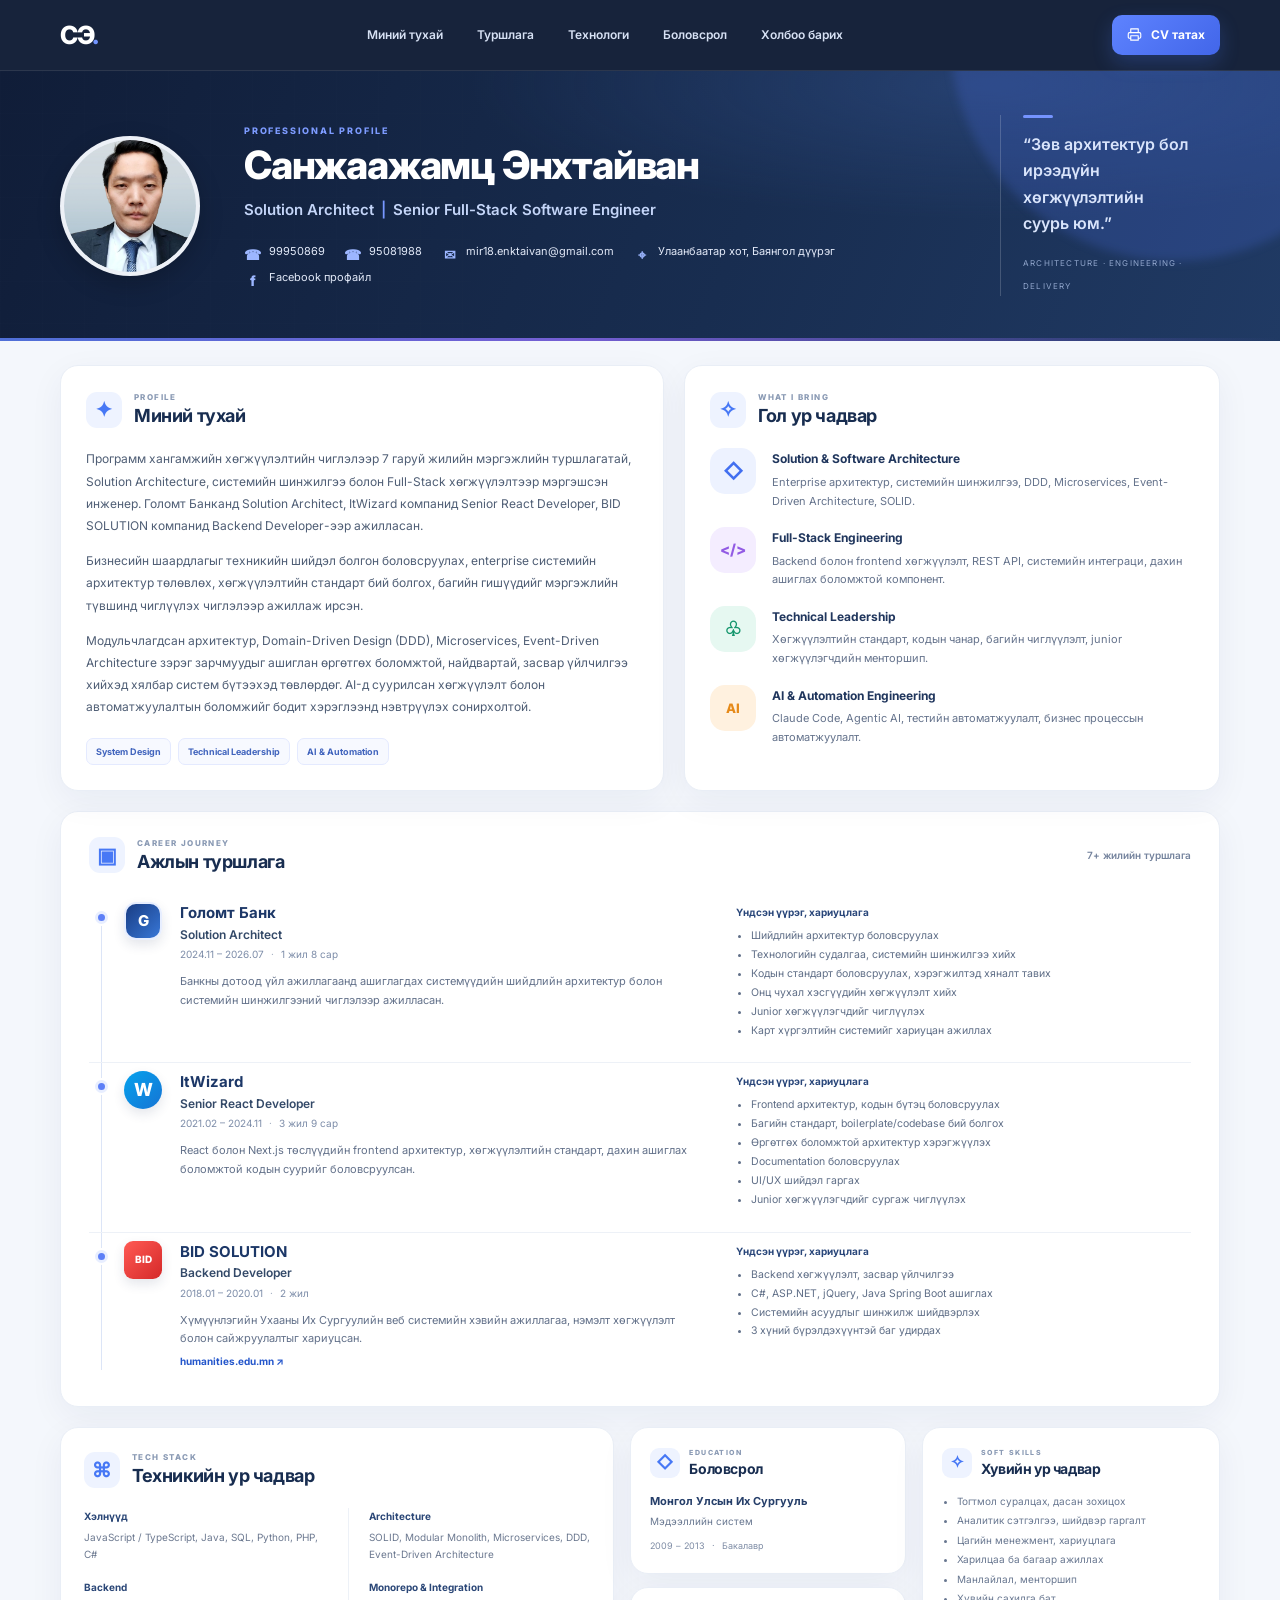
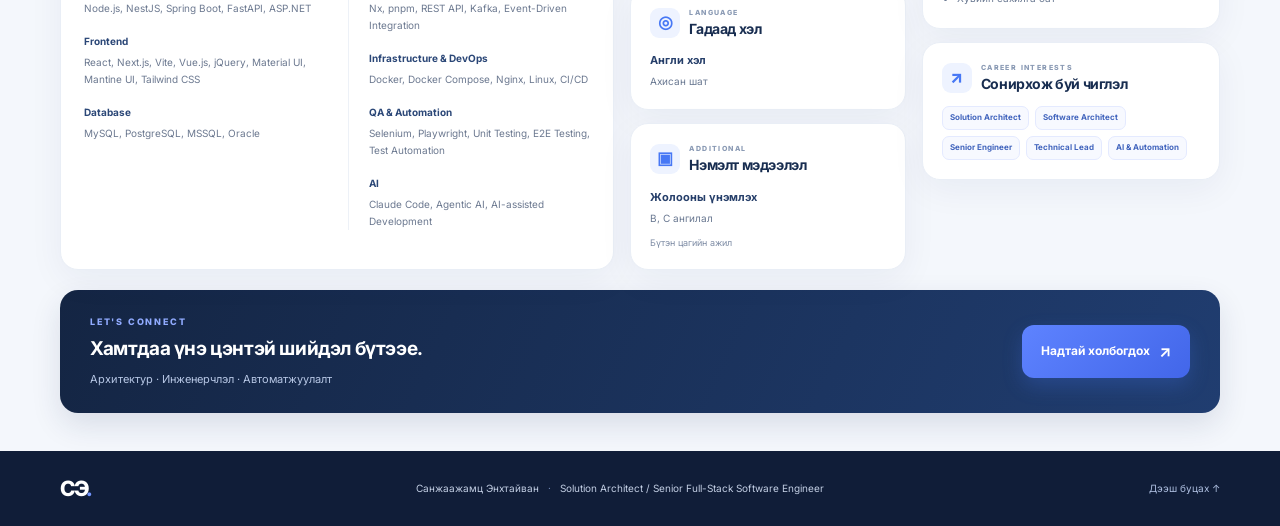
<file: index.html>
<!doctype html>
<html lang="mn">
  <head>
    <meta charset="UTF-8" />
    <meta name="viewport" content="width=device-width, initial-scale=1.0" />
    <meta
      name="description"
      content="Санжаажамц Энхтайван — Solution Architect, Senior Full-Stack Software Engineer"
    />
    <title>Санжаажамц Энхтайван | Professional CV</title>
    <link rel="preconnect" href="https://fonts.googleapis.com" />
    <link rel="preconnect" href="https://fonts.gstatic.com" crossorigin />
    <link
      href="https://fonts.googleapis.com/css2?family=Inter:wght@400;500;600;700;800&family=Manrope:wght@400;500;600;700;800&display=swap"
      rel="stylesheet"
    />
    <link rel="stylesheet" href="styles.css" />
  </head>
  <body>
    <header class="site-header">
      <nav class="nav container" aria-label="Үндсэн цэс">
        <a class="brand" href="#home">СЭ<span>.</span></a>
        <div class="nav-links">
          <a href="#about">Миний тухай</a>
          <a href="#experience">Туршлага</a>
          <a href="#skills">Технологи</a>
          <a href="#education">Боловсрол</a>
          <a href="#contact">Холбоо барих</a>
        </div>
        <button
          class="button button-small"
          onclick="window.print()"
          aria-label="CV хэвлэх эсвэл PDF болгон хадгалах"
        >
          <svg viewBox="0 0 24 24" aria-hidden="true">
            <path
              d="M6 9V3h12v6M6 18H4a2 2 0 0 1-2-2v-5a2 2 0 0 1 2-2h16a2 2 0 0 1 2 2v5a2 2 0 0 1-2 2h-2M6 14h12v7H6z"
            />
          </svg>
          CV татах
        </button>
      </nav>
    </header>

    <main>
      <section class="hero" id="home">
        <div class="hero-glow"></div>
        <div class="container hero-content">
          <div class="avatar" aria-label="Санжаажамц Энхтайваны нэрийн товчлол">
            <div class="avatar-inner">
              <img
                src="pro.png"
                alt="Санжаажамц Энхтайван"
                width="200"
                height="200"
              />
            </div>
          </div>
          <div class="hero-copy">
            <p class="eyebrow">PROFESSIONAL PROFILE</p>
            <h1>Санжаажамц Энхтайван</h1>
            <p class="hero-role">
              Solution Architect <span>|</span> Senior Full-Stack Software
              Engineer
            </p>
            <div class="contact-grid" id="contact">
              <a href="tel:+97699950869"
                ><span class="contact-icon">☎</span> 99950869</a
              >
              <a href="tel:+97695081988"
                ><span class="contact-icon">☎</span> 95081988</a
              >
              <a href="mailto:mir18.enktaivan@gmail.com"
                ><span class="contact-icon">✉</span>
                mir18.enktaivan@gmail.com</a
              >
              <span
                ><span class="contact-icon">⌖</span> Улаанбаатар хот, Баянгол
                дүүрэг</span
              >
              <a
                href="https://www.facebook.com/profile.php?id=61583649934930"
                target="_blank"
                rel="noopener noreferrer"
                ><span class="contact-icon">f</span> Facebook профайл</a
              >
            </div>
          </div>
          <div class="hero-aside">
            <div class="aside-line"></div>
            <p>
              “Зөв архитектур бол<br />ирээдүйн хөгжүүлэлтийн<br />суурь юм.”
            </p>
            <span>ARCHITECTURE · ENGINEERING · DELIVERY</span>
          </div>
        </div>
        <div class="hero-bottom-line"></div>
      </section>

      <div class="container page-content">
        <section class="top-grid">
          <article class="card about-card" id="about">
            <div class="section-heading">
              <span class="heading-icon">✦</span>
              <div>
                <p class="eyebrow">PROFILE</p>
                <h2>Миний тухай</h2>
              </div>
            </div>
            <p>
              Программ хангамжийн хөгжүүлэлтийн чиглэлээр 7 гаруй жилийн
              мэргэжлийн туршлагатай, Solution Architecture, системийн шинжилгээ
              болон Full-Stack хөгжүүлэлтээр мэргэшсэн инженер. Голомт Банканд
              Solution Architect, ItWizard компанид Senior React Developer, BID
              SOLUTION компанид Backend Developer-ээр ажилласан.
            </p>
            <p>
              Бизнесийн шаардлагыг техникийн шийдэл болгон боловсруулах,
              enterprise системийн архитектур төлөвлөх, хөгжүүлэлтийн стандарт
              бий болгох, багийн гишүүдийг мэргэжлийн түвшинд чиглүүлэх
              чиглэлээр ажиллаж ирсэн.
            </p>
            <p>
              Модульчлагдсан архитектур, Domain-Driven Design (DDD),
              Microservices, Event-Driven Architecture зэрэг зарчмуудыг ашиглан
              өргөтгөх боломжтой, найдвартай, засвар үйлчилгээ хийхэд хялбар
              систем бүтээхэд төвлөрдөг. AI-д суурилсан хөгжүүлэлт болон
              автоматжуулалтын боломжийг бодит хэрэглээнд нэвтрүүлэх
              сонирхолтой.
            </p>
            <div class="profile-tags">
              <span>System Design</span><span>Technical Leadership</span
              ><span>AI & Automation</span>
            </div>
          </article>

          <article class="card strengths-card">
            <div class="section-heading">
              <span class="heading-icon">✧</span>
              <div>
                <p class="eyebrow">WHAT I BRING</p>
                <h2>Гол ур чадвар</h2>
              </div>
            </div>
            <div class="strength-item">
              <div class="strength-icon blue">◇</div>
              <div>
                <h3>Solution & Software Architecture</h3>
                <p>
                  Enterprise архитектур, системийн шинжилгээ, DDD,
                  Microservices, Event-Driven Architecture, SOLID.
                </p>
              </div>
            </div>
            <div class="strength-item">
              <div class="strength-icon violet">&lt;/&gt;</div>
              <div>
                <h3>Full-Stack Engineering</h3>
                <p>
                  Backend болон frontend хөгжүүлэлт, REST API, системийн
                  интеграци, дахин ашиглах боломжтой компонент.
                </p>
              </div>
            </div>
            <div class="strength-item">
              <div class="strength-icon green">♧</div>
              <div>
                <h3>Technical Leadership</h3>
                <p>
                  Хөгжүүлэлтийн стандарт, кодын чанар, багийн чиглүүлэлт, junior
                  хөгжүүлэгчдийн менторшип.
                </p>
              </div>
            </div>
            <div class="strength-item">
              <div class="strength-icon orange">AI</div>
              <div>
                <h3>AI & Automation Engineering</h3>
                <p>
                  Claude Code, Agentic AI, тестийн автоматжуулалт, бизнес
                  процессын автоматжуулалт.
                </p>
              </div>
            </div>
          </article>
        </section>

        <section class="card experience-card" id="experience">
          <div class="section-heading section-heading-row">
            <div class="heading-left">
              <span class="heading-icon">▣</span>
              <div>
                <p class="eyebrow">CAREER JOURNEY</p>
                <h2>Ажлын туршлага</h2>
              </div>
            </div>
            <span class="experience-total">7+ жилийн туршлага</span>
          </div>
          <div class="timeline">
            <article class="job">
              <div class="timeline-marker"></div>
              <div class="job-main">
                <div class="company-mark golomt">G</div>
                <div>
                  <h3>Голомт Банк</h3>
                  <p class="job-title">Solution Architect</p>
                  <p class="job-date">
                    2024.11 – 2026.07 <span>·</span> 1 жил 8 сар
                  </p>
                  <p class="job-summary">
                    Банкны дотоод үйл ажиллагаанд ашиглагдах системүүдийн
                    шийдлийн архитектур болон системийн шинжилгээний чиглэлээр
                    ажилласан.
                  </p>
                </div>
              </div>
              <div class="job-details">
                <h4>Үндсэн үүрэг, хариуцлага</h4>
                <ul>
                  <li>Шийдлийн архитектур боловсруулах</li>
                  <li>Технологийн судалгаа, системийн шинжилгээ хийх</li>
                  <li>Кодын стандарт боловсруулах, хэрэгжилтэд хяналт тавих</li>
                  <li>Онц чухал хэсгүүдийн хөгжүүлэлт хийх</li>
                  <li>Junior хөгжүүлэгчдийг чиглүүлэх</li>
                  <li>Карт хүргэлтийн системийг хариуцан ажиллах</li>
                </ul>
              </div>
            </article>
            <article class="job">
              <div class="timeline-marker"></div>
              <div class="job-main">
                <div class="company-mark itwizard">W</div>
                <div>
                  <h3>ItWizard</h3>
                  <p class="job-title">Senior React Developer</p>
                  <p class="job-date">
                    2021.02 – 2024.11 <span>·</span> 3 жил 9 сар
                  </p>
                  <p class="job-summary">
                    React болон Next.js төслүүдийн frontend архитектур,
                    хөгжүүлэлтийн стандарт, дахин ашиглах боломжтой кодын
                    суурийг боловсруулсан.
                  </p>
                </div>
              </div>
              <div class="job-details">
                <h4>Үндсэн үүрэг, хариуцлага</h4>
                <ul>
                  <li>Frontend архитектур, кодын бүтэц боловсруулах</li>
                  <li>Багийн стандарт, boilerplate/codebase бий болгох</li>
                  <li>Өргөтгөх боломжтой архитектур хэрэгжүүлэх</li>
                  <li>Documentation боловсруулах</li>
                  <li>UI/UX шийдэл гаргах</li>
                  <li>Junior хөгжүүлэгчдийг сургаж чиглүүлэх</li>
                </ul>
              </div>
            </article>
            <article class="job">
              <div class="timeline-marker"></div>
              <div class="job-main">
                <div class="company-mark bid">BID</div>
                <div>
                  <h3>BID SOLUTION</h3>
                  <p class="job-title">Backend Developer</p>
                  <p class="job-date">2018.01 – 2020.01 <span>·</span> 2 жил</p>
                  <p class="job-summary">
                    Хүмүүнлэгийн Ухааны Их Сургуулийн веб системийн хэвийн
                    ажиллагаа, нэмэлт хөгжүүлэлт болон сайжруулалтыг хариуцсан.
                  </p>
                  <a
                    class="inline-link"
                    href="https://www.humanities.edu.mn/"
                    target="_blank"
                    rel="noopener noreferrer"
                    >humanities.edu.mn ↗</a
                  >
                </div>
              </div>
              <div class="job-details">
                <h4>Үндсэн үүрэг, хариуцлага</h4>
                <ul>
                  <li>Backend хөгжүүлэлт, засвар үйлчилгээ</li>
                  <li>C#, ASP.NET, jQuery, Java Spring Boot ашиглах</li>
                  <li>Системийн асуудлыг шинжилж шийдвэрлэх</li>
                  <li>3 хүний бүрэлдэхүүнтэй баг удирдах</li>
                </ul>
              </div>
            </article>
          </div>
        </section>

        <section class="bottom-grid">
          <article class="card skills-card" id="skills">
            <div class="section-heading">
              <span class="heading-icon">⌘</span>
              <div>
                <p class="eyebrow">TECH STACK</p>
                <h2>Техникийн ур чадвар</h2>
              </div>
            </div>
            <div class="skill-columns">
              <div class="skill-column">
                <div class="skill-group">
                  <h3>Хэлнүүд</h3>
                  <p>JavaScript / TypeScript, Java, SQL, Python, PHP, C#</p>
                </div>
                <div class="skill-group">
                  <h3>Backend</h3>
                  <p>Node.js, NestJS, Spring Boot, FastAPI, ASP.NET</p>
                </div>
                <div class="skill-group">
                  <h3>Frontend</h3>
                  <p>
                    React, Next.js, Vite, Vue.js, jQuery, Material UI, Mantine
                    UI, Tailwind CSS
                  </p>
                </div>
                <div class="skill-group">
                  <h3>Database</h3>
                  <p>MySQL, PostgreSQL, MSSQL, Oracle</p>
                </div>
              </div>
              <div class="skill-column">
                <div class="skill-group">
                  <h3>Architecture</h3>
                  <p>
                    SOLID, Modular Monolith, Microservices, DDD, Event-Driven
                    Architecture
                  </p>
                </div>
                <div class="skill-group">
                  <h3>Monorepo & Integration</h3>
                  <p>Nx, pnpm, REST API, Kafka, Event-Driven Integration</p>
                </div>
                <div class="skill-group">
                  <h3>Infrastructure & DevOps</h3>
                  <p>Docker, Docker Compose, Nginx, Linux, CI/CD</p>
                </div>
                <div class="skill-group">
                  <h3>QA & Automation</h3>
                  <p>
                    Selenium, Playwright, Unit Testing, E2E Testing, Test
                    Automation
                  </p>
                </div>
                <div class="skill-group">
                  <h3>AI</h3>
                  <p>Claude Code, Agentic AI, AI-assisted Development</p>
                </div>
              </div>
            </div>
          </article>

          <div class="middle-stack">
            <article class="card compact-card" id="education">
              <div class="section-heading">
                <span class="heading-icon">◇</span>
                <div>
                  <p class="eyebrow">EDUCATION</p>
                  <h2>Боловсрол</h2>
                </div>
              </div>
              <h3>Монгол Улсын Их Сургууль</h3>
              <p>Мэдээллийн систем</p>
              <div class="muted-line">2009 – 2013 <span>·</span> Бакалавр</div>
            </article>
            <article class="card compact-card">
              <div class="section-heading">
                <span class="heading-icon">◎</span>
                <div>
                  <p class="eyebrow">LANGUAGE</p>
                  <h2>Гадаад хэл</h2>
                </div>
              </div>
              <h3>Англи хэл</h3>
              <p>Ахисан шат</p>
            </article>
            <article class="card compact-card">
              <div class="section-heading">
                <span class="heading-icon">▣</span>
                <div>
                  <p class="eyebrow">ADDITIONAL</p>
                  <h2>Нэмэлт мэдээлэл</h2>
                </div>
              </div>
              <h3>Жолооны үнэмлэх</h3>
              <p>B, C ангилал</p>
              <div class="muted-line">Бүтэн цагийн ажил</div>
            </article>
          </div>

          <div class="right-stack">
            <article class="card compact-card">
              <div class="section-heading">
                <span class="heading-icon">✧</span>
                <div>
                  <p class="eyebrow">SOFT SKILLS</p>
                  <h2>Хувийн ур чадвар</h2>
                </div>
              </div>
              <ul class="clean-list">
                <li>Тогтмол суралцах, дасан зохицох</li>
                <li>Аналитик сэтгэлгээ, шийдвэр гаргалт</li>
                <li>Цагийн менежмент, хариуцлага</li>
                <li>Харилцаа ба багаар ажиллах</li>
                <li>Манлайлал, менторшип</li>
                <li>Хувийн сахилга бат</li>
              </ul>
            </article>
            <article class="card compact-card career-card">
              <div class="section-heading">
                <span class="heading-icon">↗</span>
                <div>
                  <p class="eyebrow">CAREER INTERESTS</p>
                  <h2>Сонирхож буй чиглэл</h2>
                </div>
              </div>
              <div class="career-tags">
                <span>Solution Architect</span><span>Software Architect</span
                ><span>Senior Engineer</span><span>Technical Lead</span
                ><span>AI & Automation</span>
              </div>
            </article>
          </div>
        </section>

        <section class="contact-banner">
          <div>
            <p class="eyebrow">LET'S CONNECT</p>
            <h2>Хамтдаа үнэ цэнтэй шийдэл бүтээе.</h2>
            <p>Архитектур · Инженерчлэл · Автоматжуулалт</p>
          </div>
          <a class="button" href="mailto:mir18.enktaivan@gmail.com"
            >Надтай холбогдох <span>↗</span></a
          >
        </section>
      </div>
    </main>

    <footer class="footer">
      <div class="container footer-inner">
        <a class="brand footer-brand" href="#home">СЭ<span>.</span></a>
        <p>
          Санжаажамц Энхтайван <span>·</span> Solution Architect / Senior
          Full-Stack Software Engineer
        </p>
        <a href="#home">Дээш буцах ↑</a>
      </div>
    </footer>
  </body>
</html>
</file>
<file: styles.css>
/* Санжаажамц Энхтайван — CV Website */
:root {
  --navy: #101d38;
  --navy-2: #172b50;
  --blue: #4778f5;
  --blue-dark: #2456cb;
  --ink: #17243c;
  --muted: #65738c;
  --line: #e6ebf4;
  --surface: #ffffff;
  --bg: #f4f7fc;
  --radius: 18px;
  --shadow: 0 10px 35px rgba(21, 43, 83, .055);
}
* { box-sizing: border-box; }
html { scroll-behavior: smooth; scroll-padding-top: 86px; }
body { margin: 0; color: var(--ink); background: var(--bg); font-family: Inter, Manrope, "Segoe UI", sans-serif; font-size: 14px; line-height: 1.7; -webkit-font-smoothing: antialiased; }
a { color: inherit; text-decoration: none; }
button { font: inherit; }
.container { width: min(1160px, calc(100% - 48px)); margin-inline: auto; }
.site-header { position: sticky; z-index: 20; top: 0; color: #fff; background: rgba(14, 27, 51, .96); border-bottom: 1px solid rgba(255,255,255,.09); backdrop-filter: blur(14px); }
.nav { min-height: 70px; display: flex; align-items: center; justify-content: space-between; gap: 28px; }
.brand { font-weight: 800; font-size: 25px; letter-spacing: -1.4px; color: white; }
.brand span { color: #7395ff; }
.nav-links { display: flex; align-items: center; gap: clamp(16px, 3vw, 34px); }
.nav-links a { color: #d7e1f4; font-size: 12px; font-weight: 600; transition: color .2s ease; }
.nav-links a:hover { color: #fff; }
.button { display: inline-flex; align-items: center; justify-content: center; gap: 9px; border: 0; border-radius: 12px; padding: 13px 19px; background: linear-gradient(135deg, #5e83ff, #4266e9); color: #fff; font-weight: 700; font-size: 12px; box-shadow: 0 8px 20px rgba(71,120,245,.24); cursor: pointer; transition: transform .2s ease, box-shadow .2s ease; }
.button:hover { transform: translateY(-2px); box-shadow: 0 12px 24px rgba(71,120,245,.3); }
.button-small { padding: 10px 15px; border-radius: 10px; white-space: nowrap; }
.button svg { width: 15px; height: 15px; fill: none; stroke: currentColor; stroke-width: 1.8; stroke-linecap: round; stroke-linejoin: round; }
.hero { position: relative; overflow: hidden; color: white; background: radial-gradient(ellipse at 77% 5%, rgba(64,100,173,.3), transparent 37%), linear-gradient(112deg, #101d38 0%, #182d50 58%, #203a64 100%); }
.hero::after { content: ""; position: absolute; inset: 0; opacity: .13; pointer-events: none; background-image: linear-gradient(rgba(255,255,255,.06) 1px, transparent 1px), linear-gradient(90deg, rgba(255,255,255,.06) 1px, transparent 1px); background-size: 42px 42px; mask-image: linear-gradient(90deg, #000, transparent 85%); }
.hero-glow { position: absolute; width: 450px; height: 450px; right: -120px; top: -260px; border-radius: 50%; background: rgba(87,122,255,.19); filter: blur(5px); }
.hero-content { position: relative; z-index: 1; display: grid; grid-template-columns: 150px minmax(0, 1fr) 220px; align-items: center; gap: 34px; padding-block: 44px 42px; }
.avatar {
  width: 140px;
  height: 140px;
  flex-shrink: 0;
  border-radius: 50%;
  overflow: hidden;
  padding: 0;
  border: 4px solid rgba(255, 255, 255, 0.2);
  background: #e8edf5;
  box-shadow: 0 8px 24px rgba(0, 0, 0, 0.2);
}

.avatar-inner {
  width: 100%;
  height: 100%;
  overflow: hidden;
  border-radius: inherit;
}

.avatar-inner img {
  display: block;
  width: 100%;
  height: 100%;
  object-fit: cover;
  object-position: center;
}
.eyebrow { margin: 0 0 5px; color: #7d9bff; font-size: 9px; font-weight: 800; letter-spacing: 1.8px; line-height: 1.5; }
.hero h1 { margin: 0; font-size: clamp(28px, 3.2vw, 39px); letter-spacing: -1.2px; line-height: 1.2; font-weight: 800; }
.hero-role { margin: 8px 0 19px; color: #c4d5f8; font-size: 15px; font-weight: 600; }
.hero-role span { color: #7897ff; margin: 0 3px; }
.contact-grid { display: flex; flex-wrap: wrap; gap: 8px 19px; max-width: 700px; }
.contact-grid a, .contact-grid > span { display: inline-flex; align-items: center; gap: 8px; color: #e2e9f8; font-size: 11px; }
.contact-grid a:hover { color: white; text-decoration: underline; text-underline-offset: 3px; }
.contact-icon { display: inline-grid; place-items: center; width: 17px; height: 17px; color: #9cb6ff; font-weight: 800; font-size: 14px; }
.hero-aside { padding-left: 22px; border-left: 1px solid rgba(255,255,255,.18); }
.aside-line { width: 30px; height: 3px; margin-bottom: 13px; border-radius: 5px; background: #7594ff; }
.hero-aside p { margin: 0 0 12px; color: #d9e4fb; font-size: 16px; font-weight: 600; line-height: 1.65; }
.hero-aside span { color: #91a6cc; font-size: 8px; letter-spacing: 1.2px; }
.hero-bottom-line { height: 3px; background: linear-gradient(90deg, #5f84ff, #8c6cf5 45%, transparent); opacity: .8; }
.page-content { padding-block: 24px 38px; }
.top-grid { display: grid; grid-template-columns: 1.06fr .94fr; gap: 20px; align-items: stretch; }
.card { min-width: 0; padding: 25px; background: var(--surface); border: 1px solid #e9eef6; border-radius: var(--radius); box-shadow: var(--shadow); }
.section-heading { display: flex; align-items: center; gap: 12px; margin-bottom: 20px; }
.heading-icon { display: grid; place-items: center; flex: 0 0 36px; width: 36px; height: 36px; border-radius: 11px; color: var(--blue); background: #eef3ff; font-size: 21px; font-weight: 800; line-height: 1; }
.section-heading .eyebrow { margin-bottom: 1px; color: #8a9ab4; font-size: 8px; letter-spacing: 1.4px; }
.section-heading h2 { margin: 0; color: #182d50; font-size: 18px; letter-spacing: -.4px; line-height: 1.35; }
.about-card > p { margin: 0 0 13px; color: #4f5e75; font-size: 12px; line-height: 1.85; }
.profile-tags, .career-tags { display: flex; flex-wrap: wrap; gap: 7px; margin-top: 19px; }
.profile-tags span, .career-tags span { padding: 5px 9px; border: 1px solid #e4eaff; border-radius: 7px; background: #f7f9ff; color: #4164bd; font-size: 9px; font-weight: 700; }
.strengths-card { padding-bottom: 20px; }
.strength-item { display: grid; grid-template-columns: 48px 1fr; gap: 14px; align-items: start; margin-bottom: 17px; }
.strength-item:last-child { margin-bottom: 0; }
.strength-icon { display: grid; place-items: center; width: 46px; height: 46px; border-radius: 15px; font-size: 20px; font-weight: 800; }
.strength-icon.blue { background: #edf2ff; color: #426ff0; }
.strength-icon.violet { background: #f4edff; color: #925be4; font-size: 15px; }
.strength-icon.green { background: #e6f8f1; color: #15966d; }
.strength-icon.orange { background: #fff1df; color: #e68a19; font-size: 13px; }
.strength-item h3 { margin: 1px 0 3px; color: #20365d; font-size: 12px; }
.strength-item p { margin: 0; color: var(--muted); font-size: 11px; line-height: 1.7; }
.experience-card { margin-top: 20px; padding: 25px 28px 12px; }
.section-heading-row { justify-content: space-between; }
.heading-left { display: flex; align-items: center; gap: 12px; }
.experience-total { color: #74839d; font-size: 10px; font-weight: 600; }
.timeline { position: relative; }
.timeline::before { content: ""; position: absolute; left: 12px; top: 15px; bottom: 24px; width: 1px; background: #dce5f7; }
.job { position: relative; display: grid; grid-template-columns: 1fr .78fr; gap: 28px; padding: 8px 0 22px 35px; border-bottom: 1px solid #edf1f7; }
.job:last-child { border-bottom: 0; }
.timeline-marker { position: absolute; left: 6px; top: 17px; width: 13px; height: 13px; border: 3px solid #e8eeff; border-radius: 50%; background: #5e80f7; box-shadow: 0 0 0 2px white; }
.job-main { display: grid; grid-template-columns: 42px minmax(0,1fr); gap: 14px; align-items: start; }
.company-mark { display: grid; place-items: center; width: 38px; height: 38px; border-radius: 12px; color: white; font-weight: 800; font-size: 15px; box-shadow: 0 5px 12px rgba(30,50,90,.12); }
.company-mark.golomt { background: linear-gradient(135deg, #193d84, #3877d7); border: 2px solid #e7eeff; }
.company-mark.itwizard { background: linear-gradient(135deg, #05a2ed, #1674d4); border-radius: 50%; font-size: 18px; }
.company-mark.bid { background: linear-gradient(135deg, #ff5a54, #d52929); border-radius: 9px; font-size: 10px; }
.job h3 { margin: 0; color: #1c3767; font-size: 15px; line-height: 1.5; }
.job-title { margin: 0; color: #334968; font-size: 12px; font-weight: 600; }
.job-date { margin: 1px 0 9px; color: #7c8ca8; font-size: 10px; }
.job-date span { padding-inline: 4px; color: #a6b1c3; }
.job-summary { margin: 0; color: #63718a; font-size: 11px; line-height: 1.7; }
.inline-link { display: inline-block; margin-top: 5px; color: var(--blue-dark); font-size: 10px; font-weight: 700; }
.job-details h4 { margin: 2px 0 6px; color: #2a477a; font-size: 10px; }
.job-details ul { margin: 0; padding-left: 15px; color: #5f6e87; font-size: 10.5px; line-height: 1.8; }
.bottom-grid { display: grid; grid-template-columns: 1.45fr .72fr .78fr; gap: 16px; margin-top: 20px; align-items: stretch; }
.skills-card { padding: 23px; }
.skill-columns { display: grid; grid-template-columns: 1fr 1fr; gap: 22px; }
.skill-column + .skill-column { padding-left: 20px; border-left: 1px solid #edf1f7; }
.skill-group { margin-bottom: 16px; }
.skill-group:last-child { margin-bottom: 0; }
.skill-group h3 { margin: 0 0 4px; color: #2b4777; font-size: 10px; }
.skill-group p { margin: 0; color: #6c7990; font-size: 10px; line-height: 1.7; }
.middle-stack, .right-stack { display: flex; flex-direction: column; gap: 13px; }
.compact-card { padding: 19px; }
.compact-card .section-heading { gap: 9px; margin-bottom: 13px; }
.compact-card .heading-icon { width: 30px; height: 30px; flex-basis: 30px; border-radius: 9px; font-size: 17px; }
.compact-card .section-heading h2 { font-size: 14px; }
.compact-card .section-heading .eyebrow { font-size: 7px; }
.compact-card h3 { margin: 0 0 3px; color: #263f6a; font-size: 11px; }
.compact-card p { margin: 0; color: #697891; font-size: 10px; line-height: 1.7; }
.muted-line { margin-top: 8px; color: #7e8ca5; font-size: 9px; }
.muted-line span { padding-inline: 4px; }
.clean-list { margin: 0; padding-left: 15px; color: #687790; font-size: 10px; line-height: 1.95; }
.career-tags { margin-top: 10px; gap: 6px; }
.career-tags span { padding: 4px 7px; font-size: 8px; }
.contact-banner { display: flex; align-items: center; justify-content: space-between; gap: 20px; margin-top: 20px; padding: 25px 30px; border-radius: var(--radius); color: white; background: linear-gradient(115deg, #142543, #203d70); box-shadow: 0 12px 30px rgba(21,43,83,.12); }
.contact-banner .eyebrow { color: #91abff; }
.contact-banner h2 { margin: 0; font-size: 19px; letter-spacing: -.4px; }
.contact-banner p:last-child { margin: 4px 0 0; color: #b7c7e5; font-size: 11px; }
.contact-banner .button { flex-shrink: 0; }
.contact-banner .button span { font-size: 16px; }
.footer { color: #c3cfe4; background: #101d38; }
.footer-inner { display: flex; align-items: center; justify-content: space-between; gap: 20px; min-height: 75px; }
.footer-brand { font-size: 21px; }
.footer p { margin: 0; font-size: 10px; }
.footer p span { padding-inline: 6px; color: #7189b6; }
.footer-inner > a:last-child { color: #aebfe0; font-size: 10px; }
@media (max-width: 900px) {
  .nav-links { gap: 14px; }
  .nav-links a { font-size: 11px; }
  .hero-content { grid-template-columns: 120px 1fr; gap: 25px; }
  .avatar { width: 116px; height: 116px; font-size: 32px; }
  .hero-aside { display: none; }
  .bottom-grid { grid-template-columns: 1fr 1fr; }
  .skills-card { grid-column: 1 / -1; }
  .middle-stack, .right-stack { align-self: stretch; }
}
@media (max-width: 640px) {
  .container { width: min(100% - 30px, 520px); }
  .nav { min-height: 62px; gap: 12px; }
  .brand { font-size: 22px; }
  .nav-links { display: none; }
  .button-small { margin-left: auto; padding: 9px 12px; }
  .hero-content { display: flex; align-items: flex-start; gap: 17px; padding-block: 30px; }
  .avatar { flex: 0 0 66px; width: 66px; height: 66px; border-width: 3px; font-size: 21px; letter-spacing: -2px; }
  .hero h1 { font-size: 25px; letter-spacing: -.8px; }
  .hero-role { margin: 7px 0 15px; font-size: 12px; line-height: 1.6; }
  .contact-grid { flex-direction: column; gap: 7px; }
  .contact-grid a, .contact-grid > span { font-size: 10px; overflow-wrap: anywhere; }
  .page-content { padding-block: 15px 24px; }
  .top-grid, .bottom-grid { grid-template-columns: 1fr; gap: 14px; }
  .card { padding: 20px; border-radius: 15px; }
  .section-heading { margin-bottom: 15px; }
  .section-heading h2 { font-size: 17px; }
  .about-card > p { font-size: 12px; }
  .experience-card { margin-top: 14px; padding: 20px 17px 5px; }
  .section-heading-row { align-items: flex-start; gap: 10px; }
  .experience-total { padding-top: 7px; font-size: 9px; white-space: nowrap; }
  .job { grid-template-columns: 1fr; gap: 12px; padding: 8px 0 20px 26px; }
  .timeline::before { left: 7px; }
  .timeline-marker { left: 1px; }
  .job-main { grid-template-columns: 35px minmax(0,1fr); gap: 10px; }
  .company-mark { width: 33px; height: 33px; border-radius: 10px; }
  .job h3 { font-size: 14px; }
  .job-details { padding-left: 2px; }
  .job-details ul { font-size: 11px; }
  .bottom-grid { margin-top: 14px; }
  .skills-card { grid-column: auto; }
  .skill-columns { gap: 14px; }
  .skill-column + .skill-column { padding-left: 13px; }
  .skill-group p { font-size: 9.5px; overflow-wrap: anywhere; }
  .middle-stack, .right-stack { gap: 14px; }
  .contact-banner { align-items: flex-start; flex-direction: column; padding: 22px; margin-top: 14px; }
  .contact-banner h2 { font-size: 17px; }
  .footer-inner { flex-wrap: wrap; justify-content: flex-start; gap: 8px 15px; padding-block: 18px; }
  .footer p { order: 3; flex-basis: 100%; line-height: 1.7; }
}
@media print {
  @page { size: A4; margin: 11mm; }
  * { -webkit-print-color-adjust: exact !important; print-color-adjust: exact !important; }
  body { background: #fff; font-size: 9pt; }
  .site-header { position: static; }
  .nav { min-height: 44px; }
  .nav-links, .nav .button { display: none; }
  .container { width: 100%; }
  .hero-content { padding-block: 22px; grid-template-columns: 95px 1fr 140px; gap: 20px; }
  .avatar { width: 88px; height: 88px; font-size: 27px; }
  .hero h1 { font-size: 25px; }
  .hero-role { font-size: 11px; margin-bottom: 10px; }
  .contact-grid { gap: 4px 12px; }
  .contact-grid a, .contact-grid > span { font-size: 8px; }
  .hero-aside p { font-size: 11px; }
  .page-content { padding-block: 12px 0; }
  .top-grid { gap: 10px; }
  .card { padding: 14px; border-radius: 10px; box-shadow: none; break-inside: avoid; }
  .section-heading { margin-bottom: 10px; gap: 8px; }
  .heading-icon { width: 27px; height: 27px; flex-basis: 27px; font-size: 15px; }
  .section-heading h2 { font-size: 13px; }
  .section-heading .eyebrow { font-size: 6px; }
  .about-card > p { font-size: 8px; line-height: 1.6; margin-bottom: 7px; }
  .profile-tags { margin-top: 8px; }
  .profile-tags span { font-size: 7px; padding: 2px 5px; }
  .strength-item { grid-template-columns: 31px 1fr; gap: 8px; margin-bottom: 8px; }
  .strength-icon { width: 30px; height: 30px; border-radius: 8px; font-size: 14px; }
  .strength-item h3 { font-size: 8px; }
  .strength-item p { font-size: 7px; line-height: 1.5; }
  .experience-card { margin-top: 10px; padding: 14px 16px 4px; }
  .job { gap: 14px; padding: 5px 0 11px 24px; }
  .job-main { grid-template-columns: 28px 1fr; gap: 8px; }
  .company-mark { width: 27px; height: 27px; font-size: 10px; }
  .job h3 { font-size: 10px; }
  .job-title, .job-date, .job-summary, .job-details ul { font-size: 7px; }
  .job-details h4 { font-size: 7px; }
  .bottom-grid { gap: 9px; margin-top: 10px; grid-template-columns: 1.4fr .72fr .78fr; }
  .skills-card, .compact-card { padding: 12px; }
  .skill-columns { gap: 10px; }
  .skill-column + .skill-column { padding-left: 9px; }
  .skill-group { margin-bottom: 8px; }
  .skill-group h3, .compact-card h3 { font-size: 7px; }
  .skill-group p, .compact-card p, .clean-list { font-size: 6.8px; line-height: 1.55; }
  .compact-card .section-heading { margin-bottom: 7px; gap: 5px; }
  .compact-card .heading-icon { width: 22px; height: 22px; flex-basis: 22px; font-size: 12px; }
  .compact-card .section-heading h2 { font-size: 9px; }
  .career-tags { gap: 3px; margin-top: 5px; }
  .career-tags span { font-size: 6px; padding: 2px 4px; }
  .contact-banner { display: none; }
  .footer { margin-top: 10px; }
  .footer-inner { min-height: 35px; }
  .footer p, .footer-inner > a:last-child { font-size: 7px; }
}
</file>
